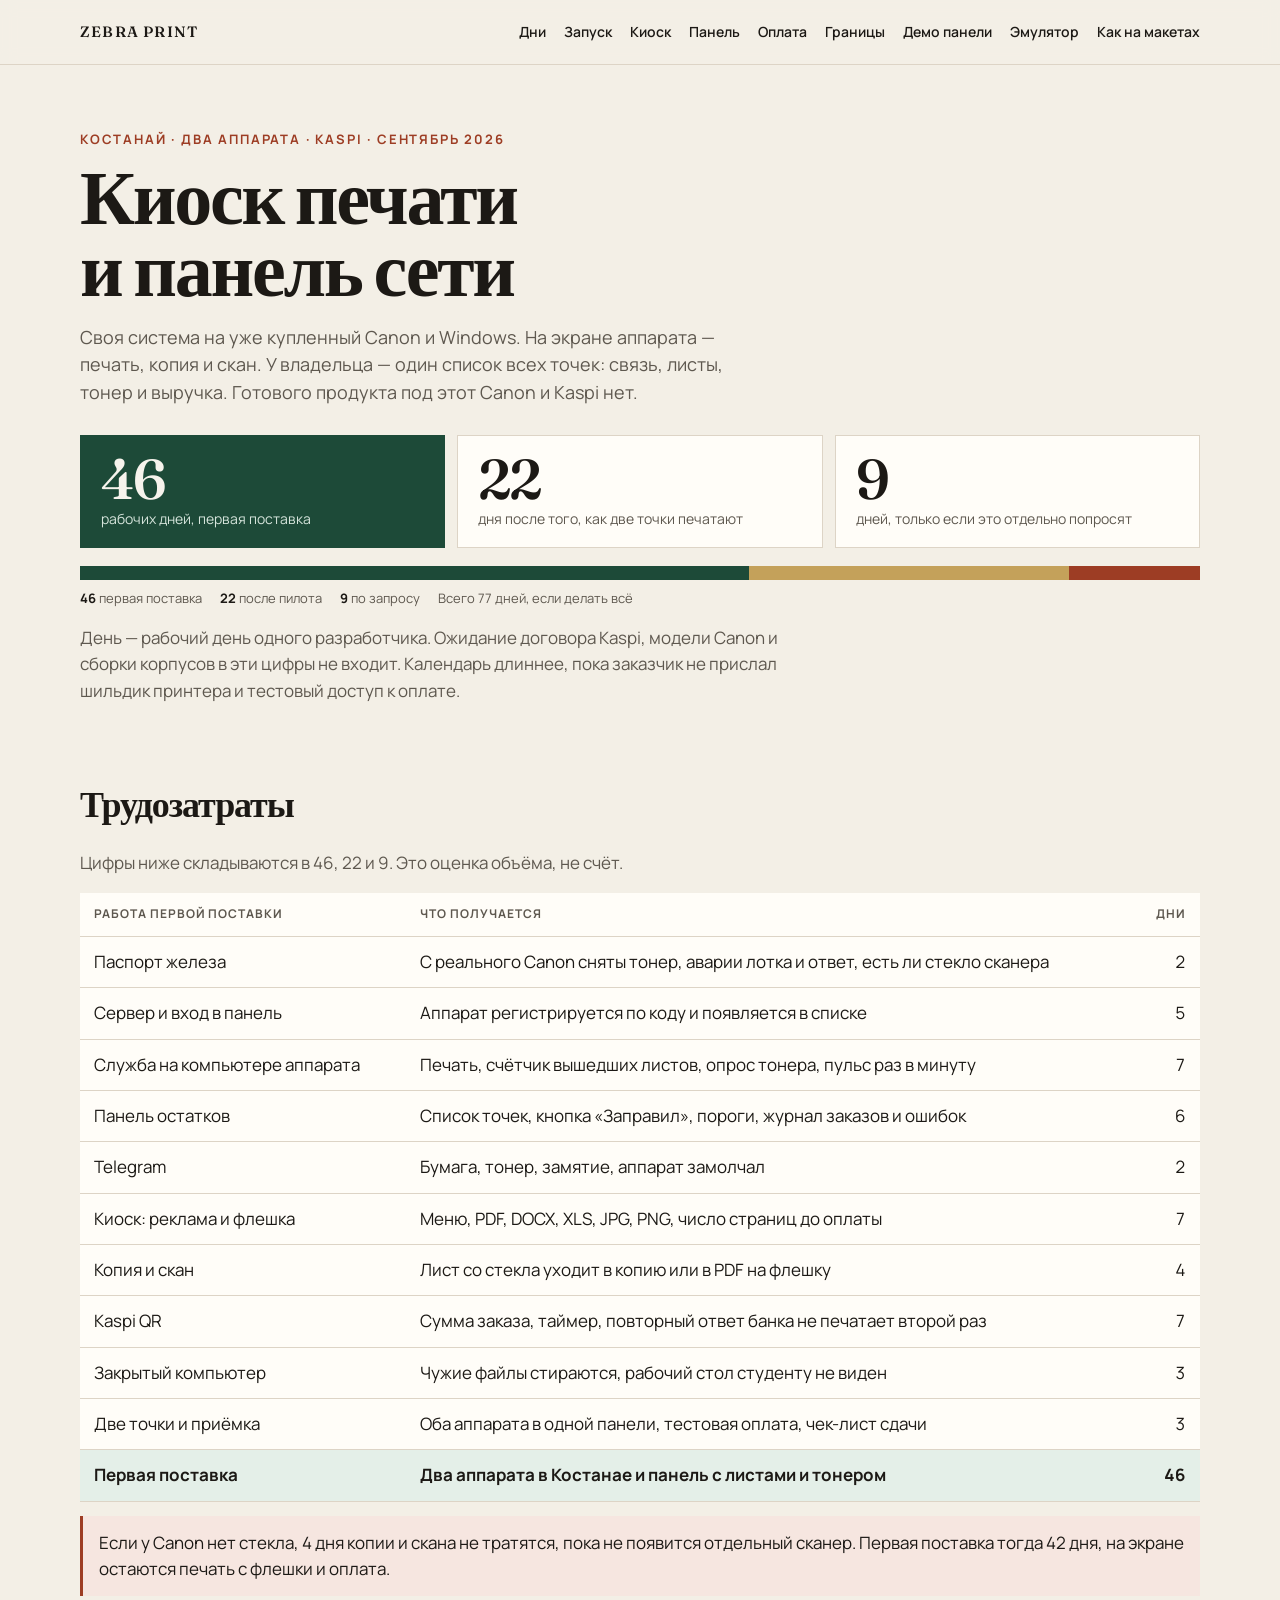
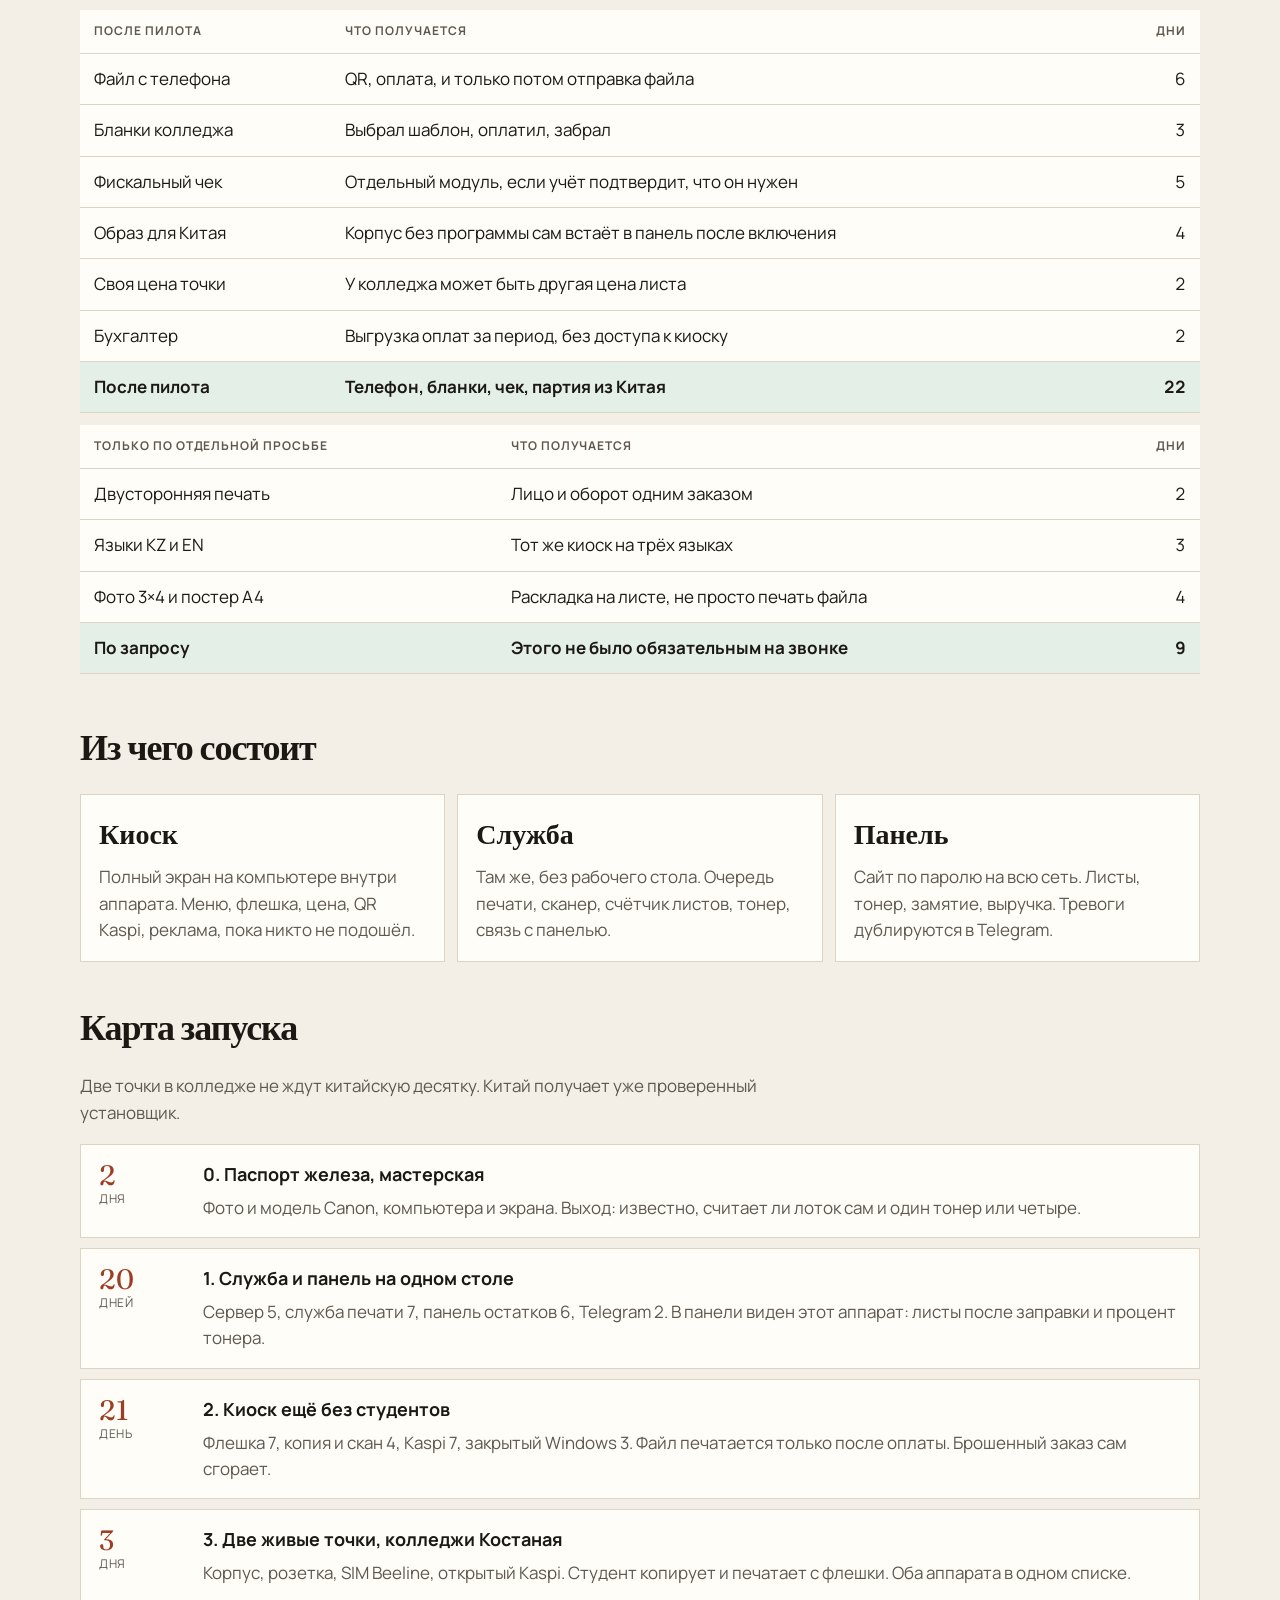
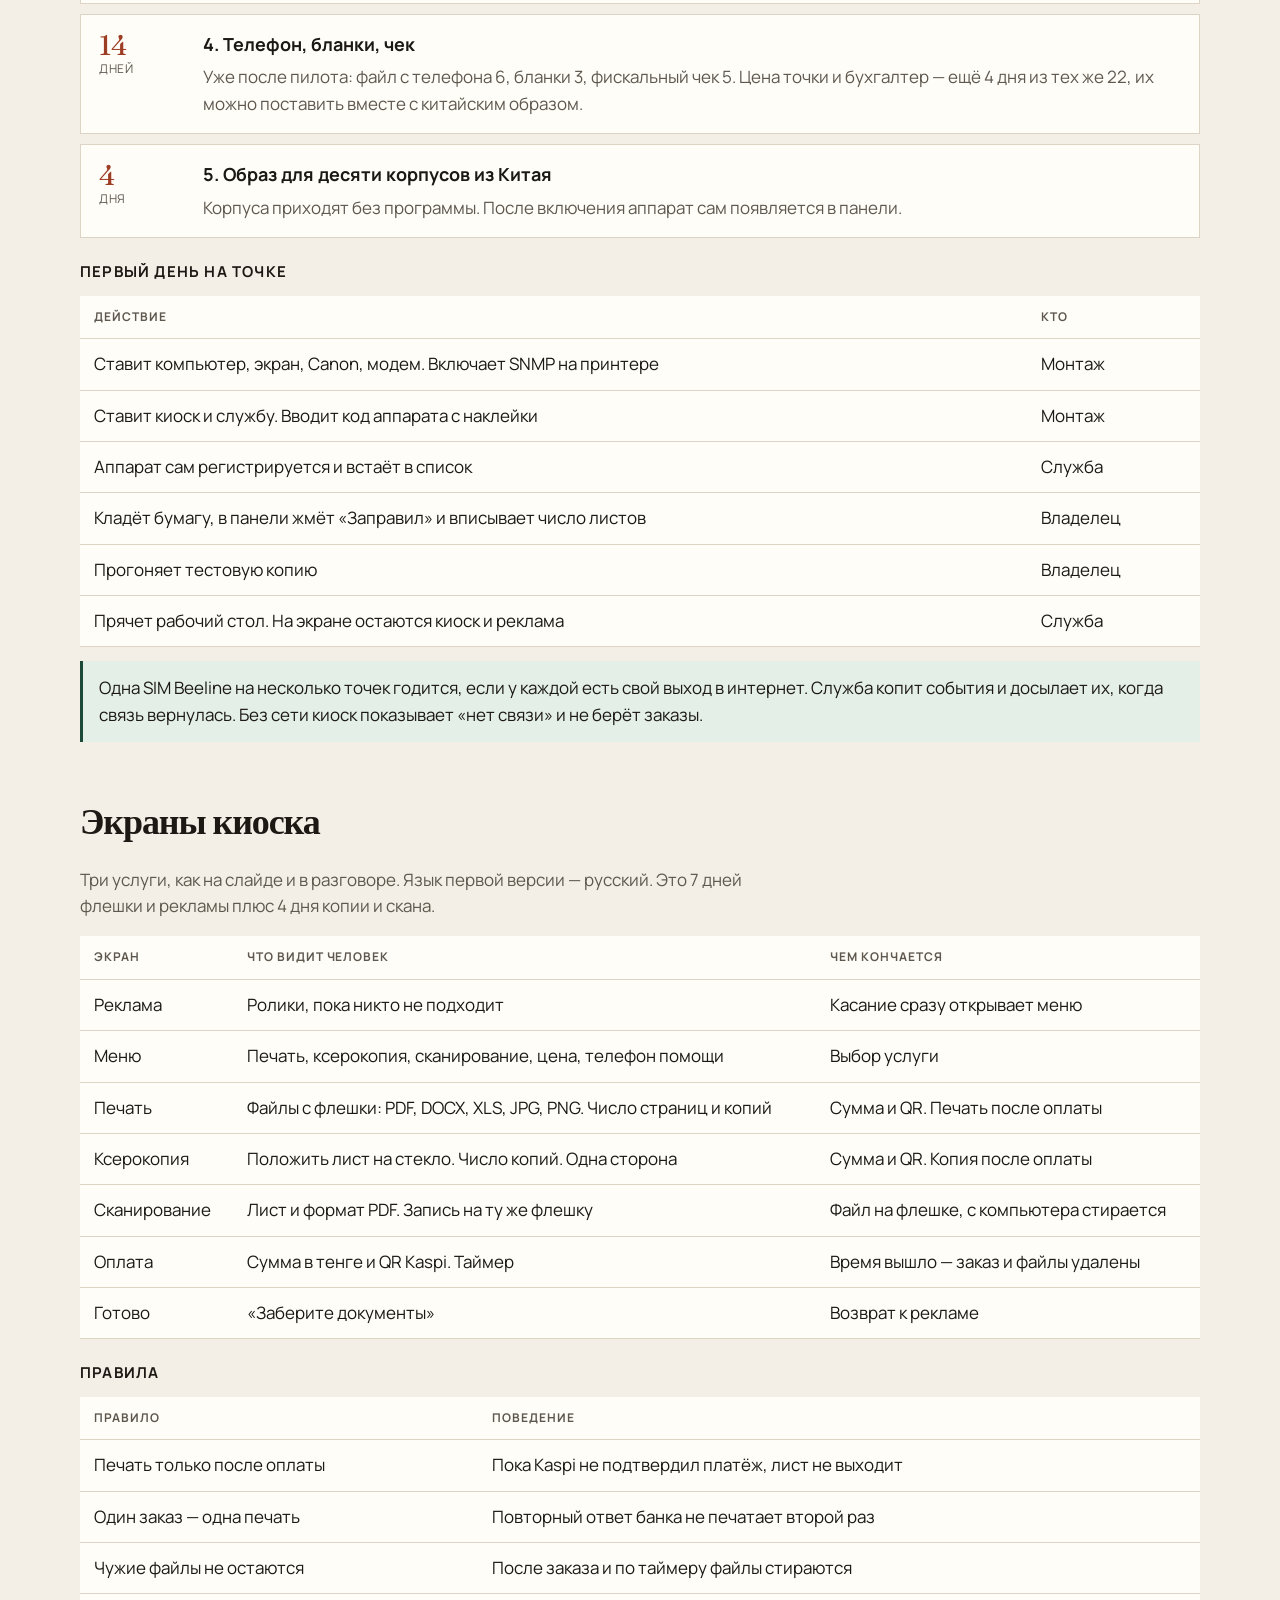
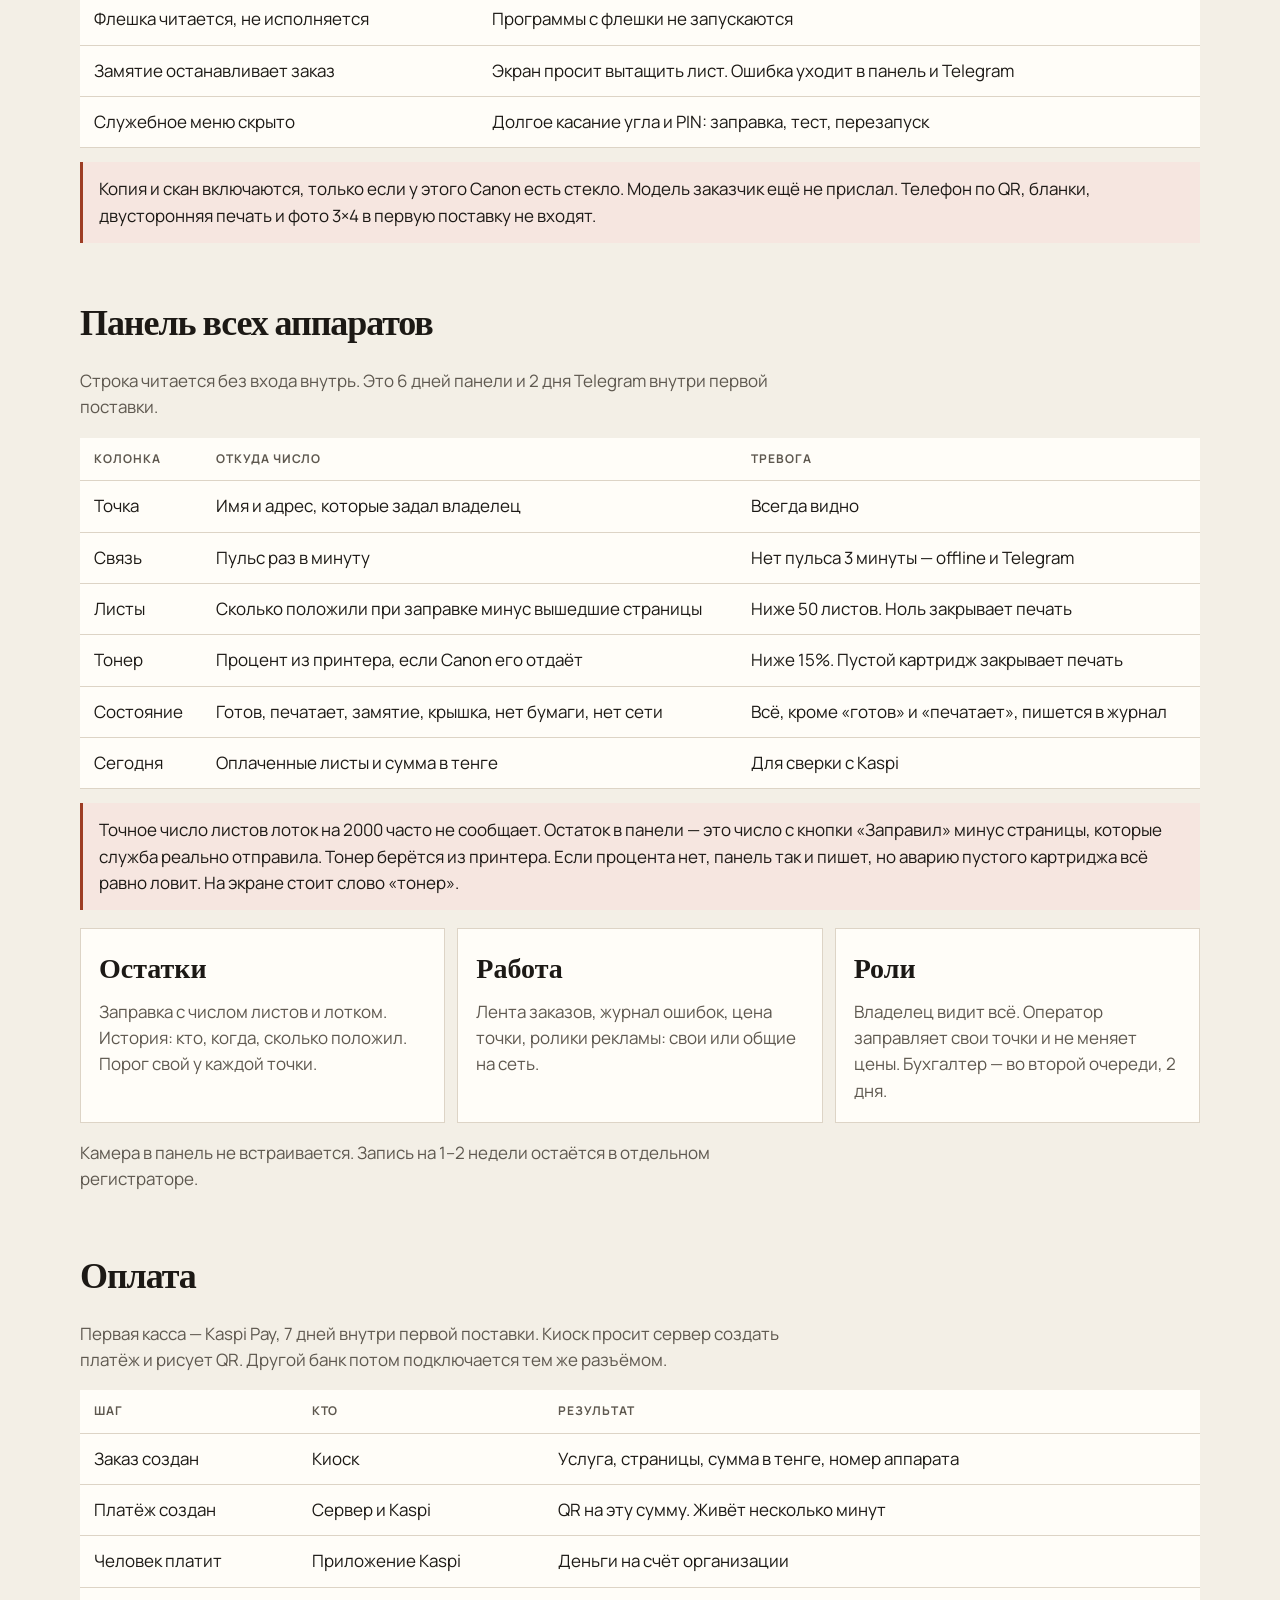
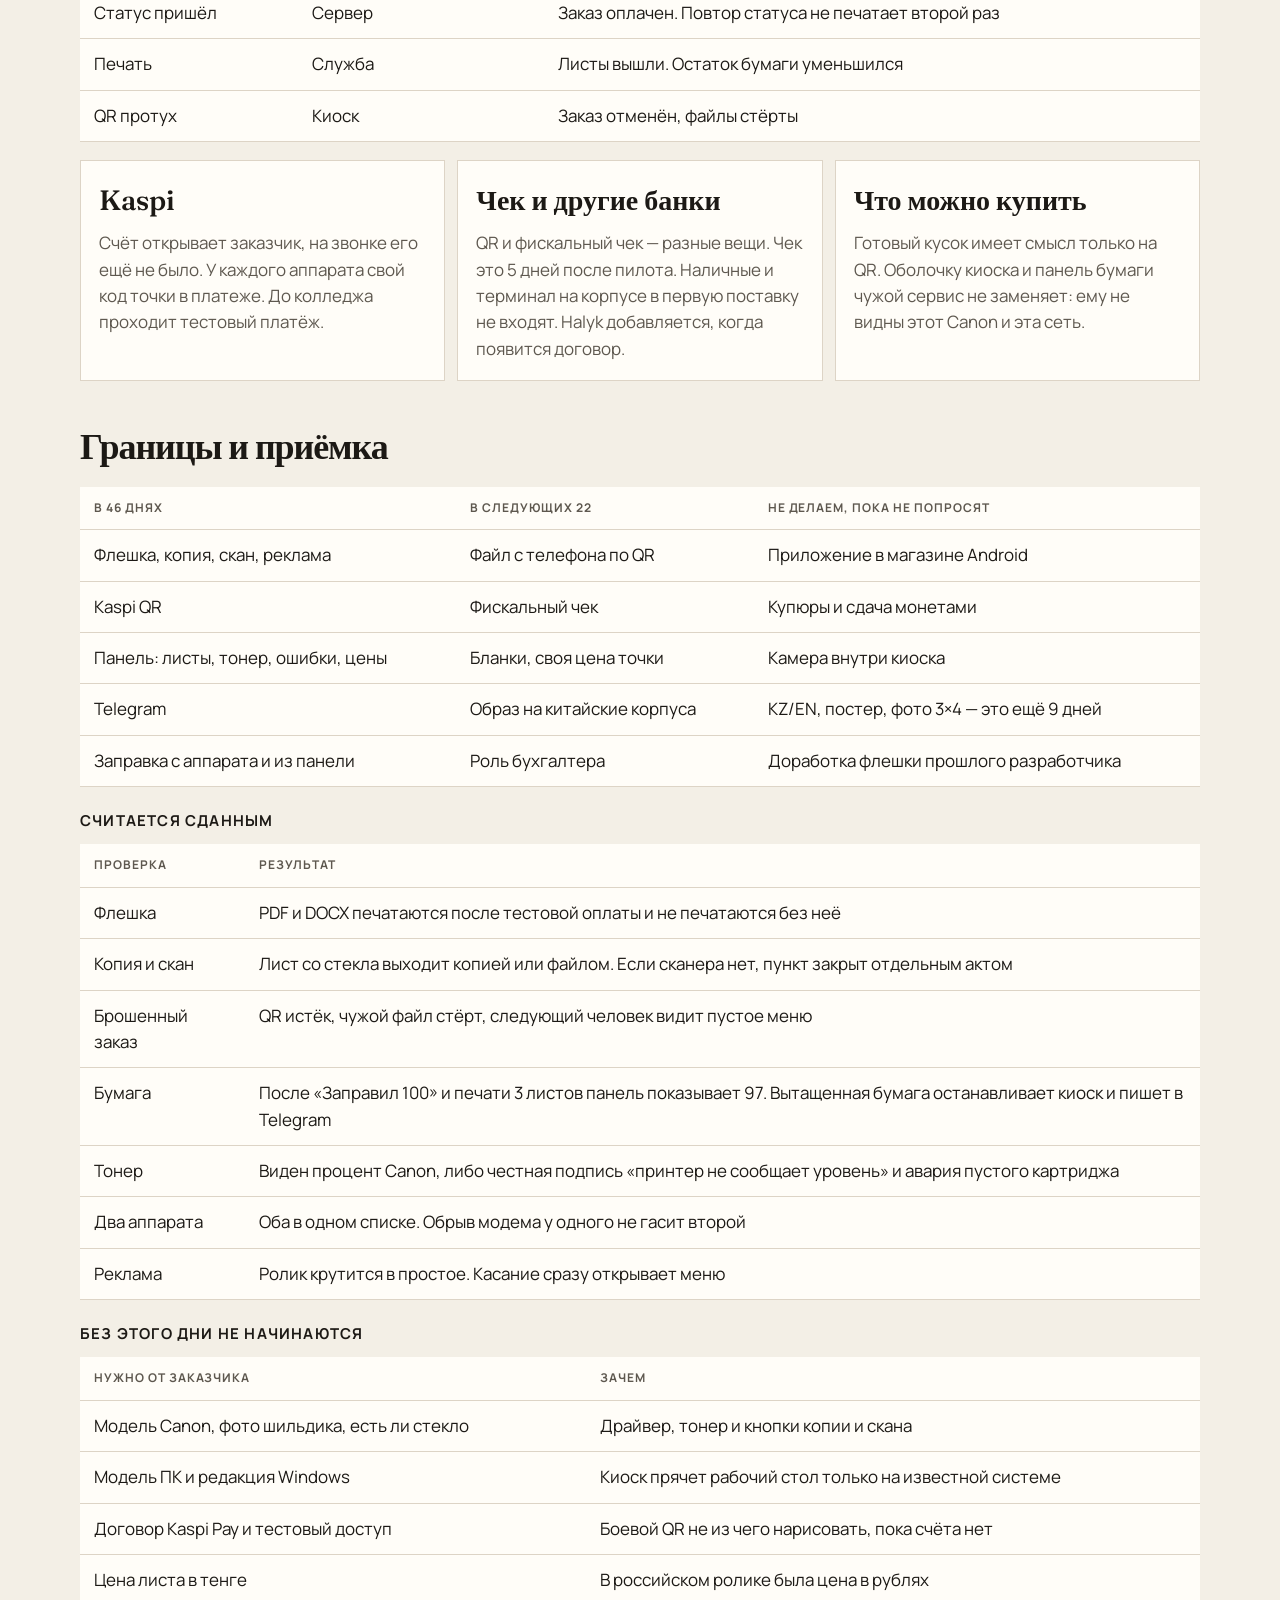
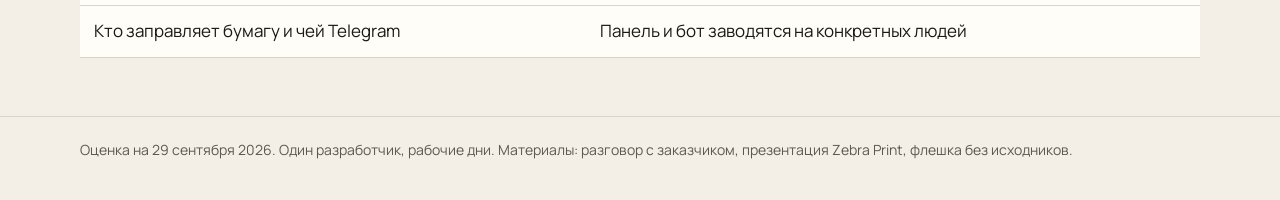
<file: index.html>
<!DOCTYPE html>
<html lang="ru">
<head>
  <meta charset="utf-8">
  <meta name="viewport" content="width=device-width, initial-scale=1">
  <title>Zebra Print — ТЗ киоска и панель сети</title>
  <meta name="description" content="Техническое задание киоска печати Zebra Print: запуск, экраны, панель сети, Kaspi и трудозатраты в днях.">
  <link rel="preconnect" href="https://fonts.googleapis.com">
  <link rel="preconnect" href="https://fonts.gstatic.com" crossorigin>
  <link href="https://fonts.googleapis.com/css2?family=Fraunces:opsz,wght@9..144,560&family=Manrope:wght@400;600;700&display=swap" rel="stylesheet">
  <link rel="stylesheet" href="styles.css">
</head>
<body>
  <header class="top">
    <div class="wrap top-inner">
      <div class="brand">Zebra Print</div>
      <nav class="nav">
        <a href="#days">Дни</a>
        <a href="#map">Запуск</a>
        <a href="#kiosk">Киоск</a>
        <a href="#panel">Панель</a>
        <a href="#pay">Оплата</a>
        <a href="#scope">Границы</a>
        <a href="panel/">Демо панели</a>
        <a href="kiosk/">Эмулятор</a>
        <a href="maket/">Как на макетах</a>
      </nav>
    </div>
  </header>

  <main>
    <section class="hero">
      <div class="wrap">
        <p class="kicker">Костанай · два аппарата · Kaspi · сентябрь 2026</p>
        <h1>Киоск печати<br>и панель сети</h1>
        <p class="lead">Своя система на уже купленный Canon и Windows. На экране аппарата — печать, копия и скан. У владельца — один список всех точек: связь, листы, тонер и выручка. Готового продукта под этот Canon и Kaspi нет.</p>
        <div class="stats">
          <div class="stat main"><b>46</b><span>рабочих дней, первая поставка</span></div>
          <div class="stat"><b>22</b><span>дня после того, как две точки печатают</span></div>
          <div class="stat"><b>9</b><span>дней, только если это отдельно попросят</span></div>
        </div>
        <div class="bar" aria-hidden="true"><i class="a"></i><i class="b"></i><i class="c"></i></div>
        <div class="legend">
          <span><b>46</b> первая поставка</span>
          <span><b>22</b> после пилота</span>
          <span><b>9</b> по запросу</span>
          <span>Всего 77 дней, если делать всё</span>
        </div>
        <p class="note">День — рабочий день одного разработчика. Ожидание договора Kaspi, модели Canon и сборки корпусов в эти цифры не входит. Календарь длиннее, пока заказчик не прислал шильдик принтера и тестовый доступ к оплате.</p>
      </div>
    </section>

    <section id="days">
      <div class="wrap">
        <h2>Трудозатраты</h2>
        <p class="note">Цифры ниже складываются в 46, 22 и 9. Это оценка объёма, не счёт.</p>
        <table>
          <thead>
            <tr><th>Работа первой поставки</th><th>Что получается</th><th class="num">Дни</th></tr>
          </thead>
          <tbody>
            <tr><td>Паспорт железа</td><td>С реального Canon сняты тонер, аварии лотка и ответ, есть ли стекло сканера</td><td class="num">2</td></tr>
            <tr><td>Сервер и вход в панель</td><td>Аппарат регистрируется по коду и появляется в списке</td><td class="num">5</td></tr>
            <tr><td>Служба на компьютере аппарата</td><td>Печать, счётчик вышедших листов, опрос тонера, пульс раз в минуту</td><td class="num">7</td></tr>
            <tr><td>Панель остатков</td><td>Список точек, кнопка «Заправил», пороги, журнал заказов и ошибок</td><td class="num">6</td></tr>
            <tr><td>Telegram</td><td>Бумага, тонер, замятие, аппарат замолчал</td><td class="num">2</td></tr>
            <tr><td>Киоск: реклама и флешка</td><td>Меню, PDF, DOCX, XLS, JPG, PNG, число страниц до оплаты</td><td class="num">7</td></tr>
            <tr><td>Копия и скан</td><td>Лист со стекла уходит в копию или в PDF на флешку</td><td class="num">4</td></tr>
            <tr><td>Kaspi QR</td><td>Сумма заказа, таймер, повторный ответ банка не печатает второй раз</td><td class="num">7</td></tr>
            <tr><td>Закрытый компьютер</td><td>Чужие файлы стираются, рабочий стол студенту не виден</td><td class="num">3</td></tr>
            <tr><td>Две точки и приёмка</td><td>Оба аппарата в одной панели, тестовая оплата, чек-лист сдачи</td><td class="num">3</td></tr>
            <tr class="total"><td>Первая поставка</td><td>Два аппарата в Костанае и панель с листами и тонером</td><td class="num">46</td></tr>
          </tbody>
        </table>
        <div class="callout">
          <p>Если у Canon нет стекла, 4 дня копии и скана не тратятся, пока не появится отдельный сканер. Первая поставка тогда 42 дня, на экране остаются печать с флешки и оплата.</p>
        </div>
        <table>
          <thead>
            <tr><th>После пилота</th><th>Что получается</th><th class="num">Дни</th></tr>
          </thead>
          <tbody>
            <tr><td>Файл с телефона</td><td>QR, оплата, и только потом отправка файла</td><td class="num">6</td></tr>
            <tr><td>Бланки колледжа</td><td>Выбрал шаблон, оплатил, забрал</td><td class="num">3</td></tr>
            <tr><td>Фискальный чек</td><td>Отдельный модуль, если учёт подтвердит, что он нужен</td><td class="num">5</td></tr>
            <tr><td>Образ для Китая</td><td>Корпус без программы сам встаёт в панель после включения</td><td class="num">4</td></tr>
            <tr><td>Своя цена точки</td><td>У колледжа может быть другая цена листа</td><td class="num">2</td></tr>
            <tr><td>Бухгалтер</td><td>Выгрузка оплат за период, без доступа к киоску</td><td class="num">2</td></tr>
            <tr class="total"><td>После пилота</td><td>Телефон, бланки, чек, партия из Китая</td><td class="num">22</td></tr>
          </tbody>
        </table>
        <table>
          <thead>
            <tr><th>Только по отдельной просьбе</th><th>Что получается</th><th class="num">Дни</th></tr>
          </thead>
          <tbody>
            <tr><td>Двусторонняя печать</td><td>Лицо и оборот одним заказом</td><td class="num">2</td></tr>
            <tr><td>Языки KZ и EN</td><td>Тот же киоск на трёх языках</td><td class="num">3</td></tr>
            <tr><td>Фото 3×4 и постер A4</td><td>Раскладка на листе, не просто печать файла</td><td class="num">4</td></tr>
            <tr class="total"><td>По запросу</td><td>Этого не было обязательным на звонке</td><td class="num">9</td></tr>
          </tbody>
        </table>
      </div>
    </section>

    <section id="system">
      <div class="wrap">
        <h2>Из чего состоит</h2>
        <div class="cards">
          <article class="card"><strong>Киоск</strong><p>Полный экран на компьютере внутри аппарата. Меню, флешка, цена, QR Kaspi, реклама, пока никто не подошёл.</p></article>
          <article class="card"><strong>Служба</strong><p>Там же, без рабочего стола. Очередь печати, сканер, счётчик листов, тонер, связь с панелью.</p></article>
          <article class="card"><strong>Панель</strong><p>Сайт по паролю на всю сеть. Листы, тонер, замятие, выручка. Тревоги дублируются в Telegram.</p></article>
        </div>
      </div>
    </section>

    <section id="map">
      <div class="wrap">
        <h2>Карта запуска</h2>
        <p class="note">Две точки в колледже не ждут китайскую десятку. Китай получает уже проверенный установщик.</p>
        <div class="steps">
          <article class="step">
            <div class="days">2<small>дня</small></div>
            <div>
              <h3>0. Паспорт железа, мастерская</h3>
              <p>Фото и модель Canon, компьютера и экрана. Выход: известно, считает ли лоток сам и один тонер или четыре.</p>
            </div>
          </article>
          <article class="step">
            <div class="days">20<small>дней</small></div>
            <div>
              <h3>1. Служба и панель на одном столе</h3>
              <p>Сервер 5, служба печати 7, панель остатков 6, Telegram 2. В панели виден этот аппарат: листы после заправки и процент тонера.</p>
            </div>
          </article>
          <article class="step">
            <div class="days">21<small>день</small></div>
            <div>
              <h3>2. Киоск ещё без студентов</h3>
              <p>Флешка 7, копия и скан 4, Kaspi 7, закрытый Windows 3. Файл печатается только после оплаты. Брошенный заказ сам сгорает.</p>
            </div>
          </article>
          <article class="step">
            <div class="days">3<small>дня</small></div>
            <div>
              <h3>3. Две живые точки, колледжи Костаная</h3>
              <p>Корпус, розетка, SIM Beeline, открытый Kaspi. Студент копирует и печатает с флешки. Оба аппарата в одном списке.</p>
            </div>
          </article>
          <article class="step">
            <div class="days">14<small>дней</small></div>
            <div>
              <h3>4. Телефон, бланки, чек</h3>
              <p>Уже после пилота: файл с телефона 6, бланки 3, фискальный чек 5. Цена точки и бухгалтер — ещё 4 дня из тех же 22, их можно поставить вместе с китайским образом.</p>
            </div>
          </article>
          <article class="step">
            <div class="days">4<small>дня</small></div>
            <div>
              <h3>5. Образ для десяти корпусов из Китая</h3>
              <p>Корпуса приходят без программы. После включения аппарат сам появляется в панели.</p>
            </div>
          </article>
        </div>
        <h3>Первый день на точке</h3>
        <table>
          <thead><tr><th>Действие</th><th>Кто</th></tr></thead>
          <tbody>
            <tr><td>Ставит компьютер, экран, Canon, модем. Включает SNMP на принтере</td><td>Монтаж</td></tr>
            <tr><td>Ставит киоск и службу. Вводит код аппарата с наклейки</td><td>Монтаж</td></tr>
            <tr><td>Аппарат сам регистрируется и встаёт в список</td><td>Служба</td></tr>
            <tr><td>Кладёт бумагу, в панели жмёт «Заправил» и вписывает число листов</td><td>Владелец</td></tr>
            <tr><td>Прогоняет тестовую копию</td><td>Владелец</td></tr>
            <tr><td>Прячет рабочий стол. На экране остаются киоск и реклама</td><td>Служба</td></tr>
          </tbody>
        </table>
        <div class="callout green">
          <p>Одна SIM Beeline на несколько точек годится, если у каждой есть свой выход в интернет. Служба копит события и досылает их, когда связь вернулась. Без сети киоск показывает «нет связи» и не берёт заказы.</p>
        </div>
      </div>
    </section>

    <section id="kiosk">
      <div class="wrap">
        <h2>Экраны киоска</h2>
        <p class="note">Три услуги, как на слайде и в разговоре. Язык первой версии — русский. Это 7 дней флешки и рекламы плюс 4 дня копии и скана.</p>
        <table>
          <thead><tr><th>Экран</th><th>Что видит человек</th><th>Чем кончается</th></tr></thead>
          <tbody>
            <tr><td>Реклама</td><td>Ролики, пока никто не подходит</td><td>Касание сразу открывает меню</td></tr>
            <tr><td>Меню</td><td>Печать, ксерокопия, сканирование, цена, телефон помощи</td><td>Выбор услуги</td></tr>
            <tr><td>Печать</td><td>Файлы с флешки: PDF, DOCX, XLS, JPG, PNG. Число страниц и копий</td><td>Сумма и QR. Печать после оплаты</td></tr>
            <tr><td>Ксерокопия</td><td>Положить лист на стекло. Число копий. Одна сторона</td><td>Сумма и QR. Копия после оплаты</td></tr>
            <tr><td>Сканирование</td><td>Лист и формат PDF. Запись на ту же флешку</td><td>Файл на флешке, с компьютера стирается</td></tr>
            <tr><td>Оплата</td><td>Сумма в тенге и QR Kaspi. Таймер</td><td>Время вышло — заказ и файлы удалены</td></tr>
            <tr><td>Готово</td><td>«Заберите документы»</td><td>Возврат к рекламе</td></tr>
          </tbody>
        </table>
        <h3>Правила</h3>
        <table>
          <thead><tr><th>Правило</th><th>Поведение</th></tr></thead>
          <tbody>
            <tr><td>Печать только после оплаты</td><td>Пока Kaspi не подтвердил платёж, лист не выходит</td></tr>
            <tr><td>Один заказ — одна печать</td><td>Повторный ответ банка не печатает второй раз</td></tr>
            <tr><td>Чужие файлы не остаются</td><td>После заказа и по таймеру файлы стираются</td></tr>
            <tr><td>Флешка читается, не исполняется</td><td>Программы с флешки не запускаются</td></tr>
            <tr><td>Замятие останавливает заказ</td><td>Экран просит вытащить лист. Ошибка уходит в панель и Telegram</td></tr>
            <tr><td>Служебное меню скрыто</td><td>Долгое касание угла и PIN: заправка, тест, перезапуск</td></tr>
          </tbody>
        </table>
        <div class="callout">
          <p>Копия и скан включаются, только если у этого Canon есть стекло. Модель заказчик ещё не прислал. Телефон по QR, бланки, двусторонняя печать и фото 3×4 в первую поставку не входят.</p>
        </div>
      </div>
    </section>

    <section id="panel">
      <div class="wrap">
        <h2>Панель всех аппаратов</h2>
        <p class="note">Строка читается без входа внутрь. Это 6 дней панели и 2 дня Telegram внутри первой поставки.</p>
        <table>
          <thead><tr><th>Колонка</th><th>Откуда число</th><th>Тревога</th></tr></thead>
          <tbody>
            <tr><td>Точка</td><td>Имя и адрес, которые задал владелец</td><td>Всегда видно</td></tr>
            <tr><td>Связь</td><td>Пульс раз в минуту</td><td>Нет пульса 3 минуты — offline и Telegram</td></tr>
            <tr><td>Листы</td><td>Сколько положили при заправке минус вышедшие страницы</td><td>Ниже 50 листов. Ноль закрывает печать</td></tr>
            <tr><td>Тонер</td><td>Процент из принтера, если Canon его отдаёт</td><td>Ниже 15%. Пустой картридж закрывает печать</td></tr>
            <tr><td>Состояние</td><td>Готов, печатает, замятие, крышка, нет бумаги, нет сети</td><td>Всё, кроме «готов» и «печатает», пишется в журнал</td></tr>
            <tr><td>Сегодня</td><td>Оплаченные листы и сумма в тенге</td><td>Для сверки с Kaspi</td></tr>
          </tbody>
        </table>
        <div class="callout">
          <p>Точное число листов лоток на 2000 часто не сообщает. Остаток в панели — это число с кнопки «Заправил» минус страницы, которые служба реально отправила. Тонер берётся из принтера. Если процента нет, панель так и пишет, но аварию пустого картриджа всё равно ловит. На экране стоит слово «тонер».</p>
        </div>
        <div class="cards">
          <article class="card"><strong>Остатки</strong><p>Заправка с числом листов и лотком. История: кто, когда, сколько положил. Порог свой у каждой точки.</p></article>
          <article class="card"><strong>Работа</strong><p>Лента заказов, журнал ошибок, цена точки, ролики рекламы: свои или общие на сеть.</p></article>
          <article class="card"><strong>Роли</strong><p>Владелец видит всё. Оператор заправляет свои точки и не меняет цены. Бухгалтер — во второй очереди, 2 дня.</p></article>
        </div>
        <p class="note">Камера в панель не встраивается. Запись на 1–2 недели остаётся в отдельном регистраторе.</p>
      </div>
    </section>

    <section id="pay">
      <div class="wrap">
        <h2>Оплата</h2>
        <p class="note">Первая касса — Kaspi Pay, 7 дней внутри первой поставки. Киоск просит сервер создать платёж и рисует QR. Другой банк потом подключается тем же разъёмом.</p>
        <table>
          <thead><tr><th>Шаг</th><th>Кто</th><th>Результат</th></tr></thead>
          <tbody>
            <tr><td>Заказ создан</td><td>Киоск</td><td>Услуга, страницы, сумма в тенге, номер аппарата</td></tr>
            <tr><td>Платёж создан</td><td>Сервер и Kaspi</td><td>QR на эту сумму. Живёт несколько минут</td></tr>
            <tr><td>Человек платит</td><td>Приложение Kaspi</td><td>Деньги на счёт организации</td></tr>
            <tr><td>Статус пришёл</td><td>Сервер</td><td>Заказ оплачен. Повтор статуса не печатает второй раз</td></tr>
            <tr><td>Печать</td><td>Служба</td><td>Листы вышли. Остаток бумаги уменьшился</td></tr>
            <tr><td>QR протух</td><td>Киоск</td><td>Заказ отменён, файлы стёрты</td></tr>
          </tbody>
        </table>
        <div class="cards">
          <article class="card"><strong>Kaspi</strong><p>Счёт открывает заказчик, на звонке его ещё не было. У каждого аппарата свой код точки в платеже. До колледжа проходит тестовый платёж.</p></article>
          <article class="card"><strong>Чек и другие банки</strong><p>QR и фискальный чек — разные вещи. Чек это 5 дней после пилота. Наличные и терминал на корпусе в первую поставку не входят. Halyk добавляется, когда появится договор.</p></article>
          <article class="card"><strong>Что можно купить</strong><p>Готовый кусок имеет смысл только на QR. Оболочку киоска и панель бумаги чужой сервис не заменяет: ему не видны этот Canon и эта сеть.</p></article>
        </div>
      </div>
    </section>

    <section id="scope">
      <div class="wrap">
        <h2>Границы и приёмка</h2>
        <table>
          <thead><tr><th>В 46 днях</th><th>В следующих 22</th><th>Не делаем, пока не попросят</th></tr></thead>
          <tbody>
            <tr><td>Флешка, копия, скан, реклама</td><td>Файл с телефона по QR</td><td>Приложение в магазине Android</td></tr>
            <tr><td>Kaspi QR</td><td>Фискальный чек</td><td>Купюры и сдача монетами</td></tr>
            <tr><td>Панель: листы, тонер, ошибки, цены</td><td>Бланки, своя цена точки</td><td>Камера внутри киоска</td></tr>
            <tr><td>Telegram</td><td>Образ на китайские корпуса</td><td>KZ/EN, постер, фото 3×4 — это ещё 9 дней</td></tr>
            <tr><td>Заправка с аппарата и из панели</td><td>Роль бухгалтера</td><td>Доработка флешки прошлого разработчика</td></tr>
          </tbody>
        </table>
        <h3>Считается сданным</h3>
        <table>
          <thead><tr><th>Проверка</th><th>Результат</th></tr></thead>
          <tbody>
            <tr><td>Флешка</td><td>PDF и DOCX печатаются после тестовой оплаты и не печатаются без неё</td></tr>
            <tr><td>Копия и скан</td><td>Лист со стекла выходит копией или файлом. Если сканера нет, пункт закрыт отдельным актом</td></tr>
            <tr><td>Брошенный заказ</td><td>QR истёк, чужой файл стёрт, следующий человек видит пустое меню</td></tr>
            <tr><td>Бумага</td><td>После «Заправил 100» и печати 3 листов панель показывает 97. Вытащенная бумага останавливает киоск и пишет в Telegram</td></tr>
            <tr><td>Тонер</td><td>Виден процент Canon, либо честная подпись «принтер не сообщает уровень» и авария пустого картриджа</td></tr>
            <tr><td>Два аппарата</td><td>Оба в одном списке. Обрыв модема у одного не гасит второй</td></tr>
            <tr><td>Реклама</td><td>Ролик крутится в простое. Касание сразу открывает меню</td></tr>
          </tbody>
        </table>
        <h3>Без этого дни не начинаются</h3>
        <table>
          <thead><tr><th>Нужно от заказчика</th><th>Зачем</th></tr></thead>
          <tbody>
            <tr><td>Модель Canon, фото шильдика, есть ли стекло</td><td>Драйвер, тонер и кнопки копии и скана</td></tr>
            <tr><td>Модель ПК и редакция Windows</td><td>Киоск прячет рабочий стол только на известной системе</td></tr>
            <tr><td>Договор Kaspi Pay и тестовый доступ</td><td>Боевой QR не из чего нарисовать, пока счёта нет</td></tr>
            <tr><td>Цена листа в тенге</td><td>В российском ролике была цена в рублях</td></tr>
            <tr><td>Кто заправляет бумагу и чей Telegram</td><td>Панель и бот заводятся на конкретных людей</td></tr>
          </tbody>
        </table>
      </div>
    </section>
  </main>
  <footer>
    <div class="wrap">Оценка на 29 сентября 2026. Один разработчик, рабочие дни. Материалы: разговор с заказчиком, презентация Zebra Print, флешка без исходников.</div>
  </footer>
</body>
</html>
</file>
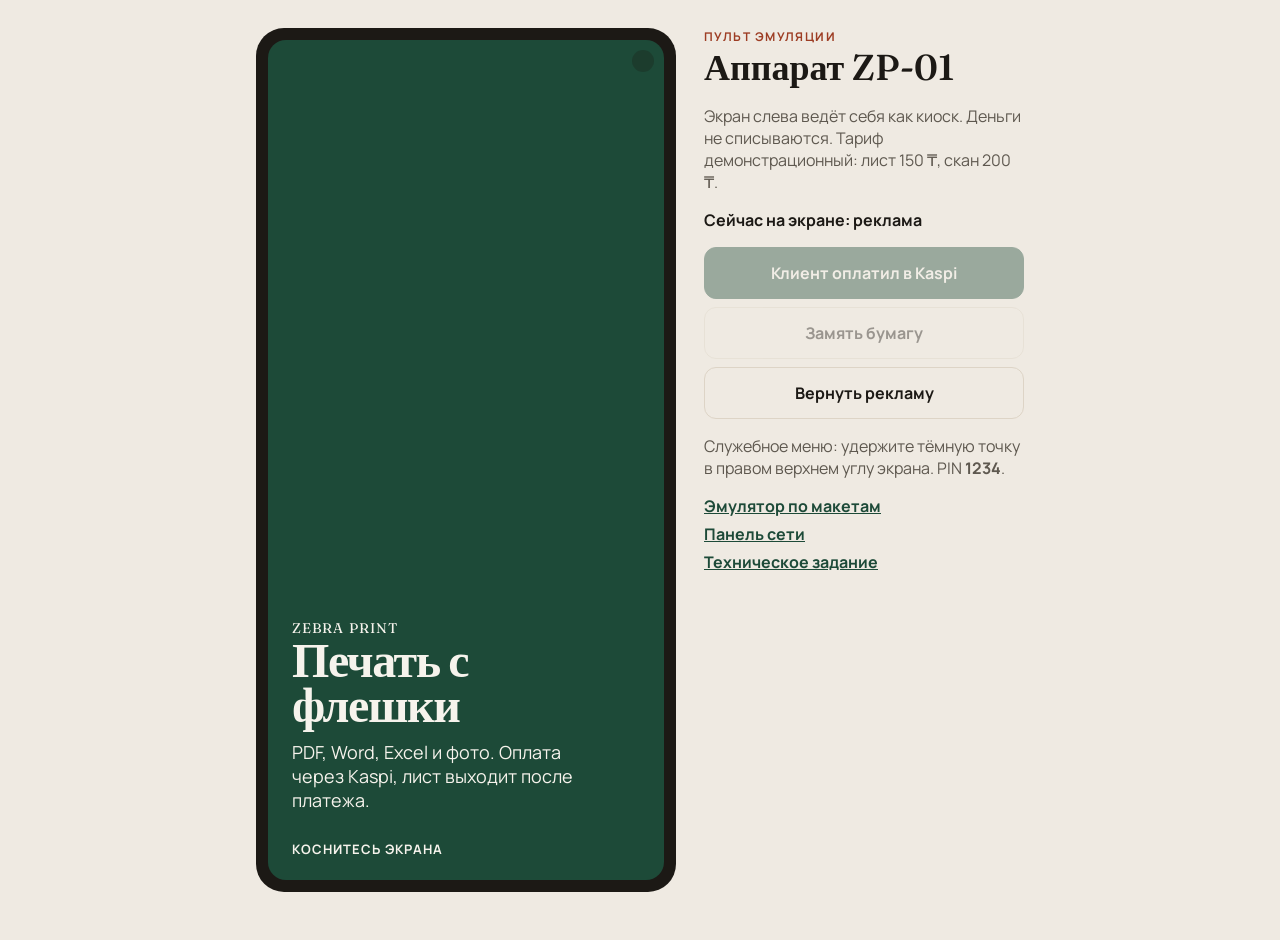
<file: kiosk/index.html>
<!DOCTYPE html>
<html lang="ru">
<head>
  <meta charset="utf-8">
  <meta name="viewport" content="width=device-width, initial-scale=1">
  <title>Эмулятор киоска — Zebra Print</title>
  <meta name="description" content="Эмуляция экрана вендингового аппарата печати: реклама, флешка, копия, скан и тестовый QR Kaspi.">
  <link rel="preconnect" href="https://fonts.googleapis.com">
  <link rel="preconnect" href="https://fonts.gstatic.com" crossorigin>
  <link href="https://fonts.googleapis.com/css2?family=Fraunces:opsz,wght@9..144,560&family=Manrope:wght@400;600;700&display=swap" rel="stylesheet">
  <link rel="stylesheet" href="kiosk.css">
</head>
<body>
  <div class="stage">
    <div class="device">
      <div class="glass">
        <div id="view"></div>
        <button id="hotspot" type="button" aria-label="Удержать для служебного меню"></button>
      </div>
    </div>
    <aside class="remote">
      <p class="eyebrow">Пульт эмуляции</p>
      <h1>Аппарат ZP-01</h1>
      <p class="lead">Экран слева ведёт себя как киоск. Деньги не списываются. Тариф демонстрационный: лист 150 ₸, скан 200 ₸.</p>
      <p class="now" id="now">Сейчас: реклама</p>
      <button type="button" id="pay" disabled>Клиент оплатил в Kaspi</button>
      <button type="button" id="jam" class="ghost" disabled>Замять бумагу</button>
      <button type="button" id="reset" class="ghost">Вернуть рекламу</button>
      <p class="hint">Служебное меню: удержите тёмную точку в правом верхнем углу экрана. PIN <b>1234</b>.</p>
      <p class="links"><a href="../maket/">Эмулятор по макетам</a><a href="../panel/">Панель сети</a><a href="../">Техническое задание</a></p>
    </aside>
  </div>
  <script src="kiosk.js"></script>
</body>
</html>
</file>
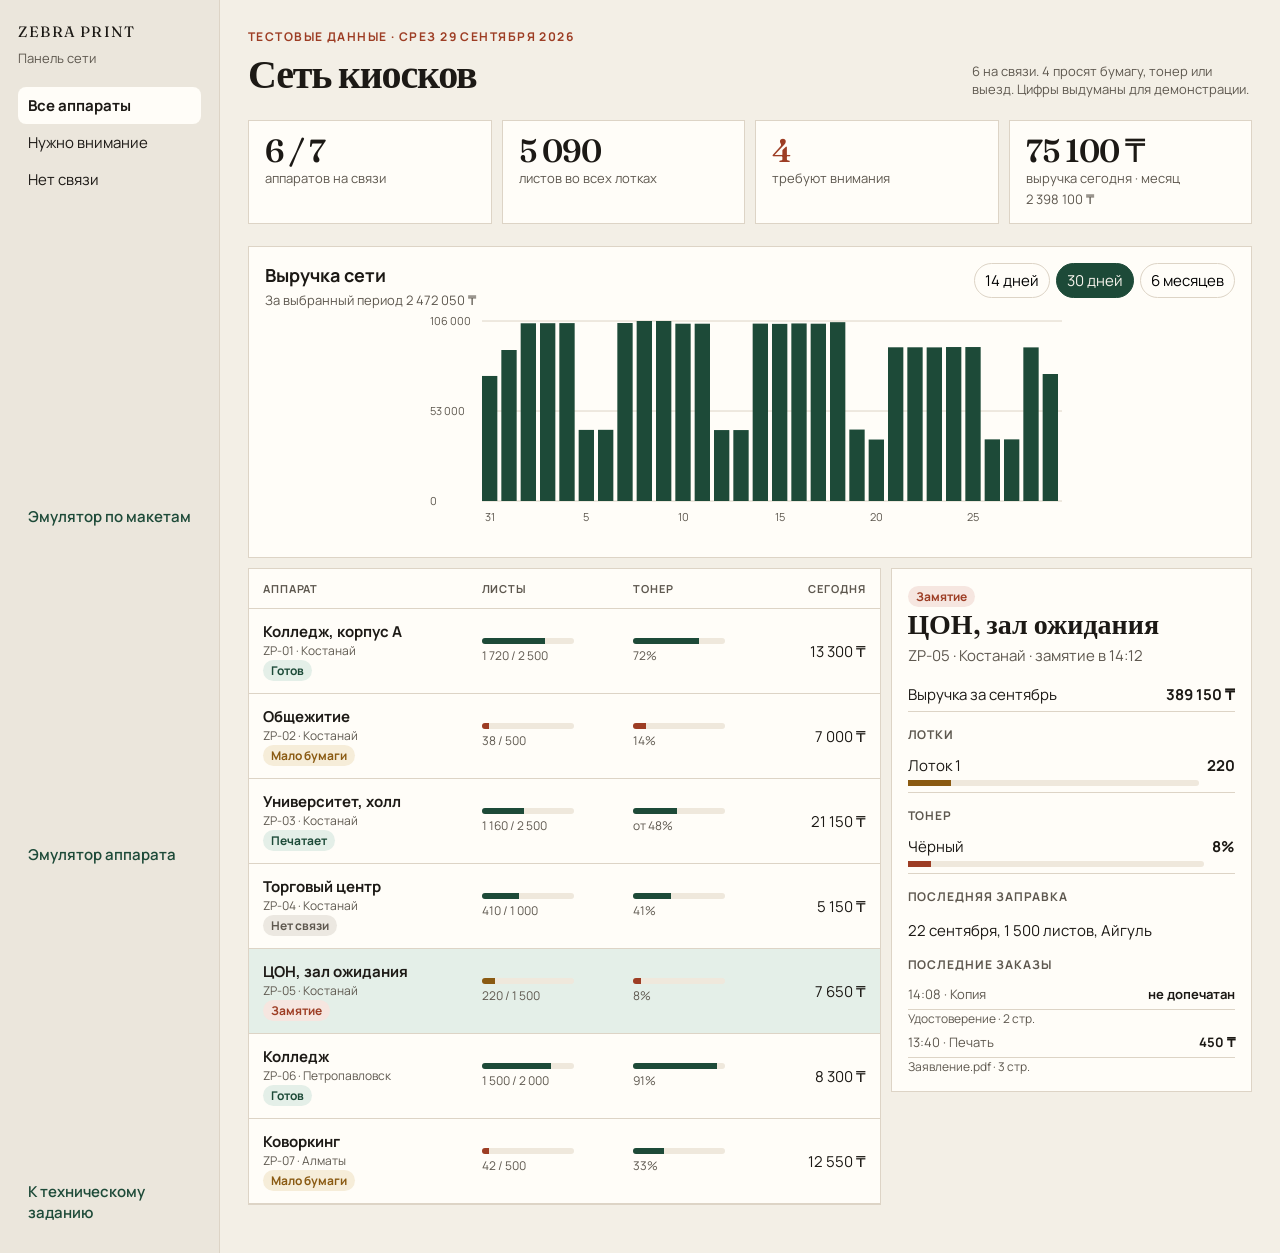
<file: panel/index.html>
<!DOCTYPE html>
<html lang="ru">
<head>
  <meta charset="utf-8">
  <meta name="viewport" content="width=device-width, initial-scale=1">
  <title>Панель сети — Zebra Print</title>
  <meta name="description" content="Тестовая панель управления киосками печати: связь, бумага, тонер и выручка.">
  <link rel="preconnect" href="https://fonts.googleapis.com">
  <link rel="preconnect" href="https://fonts.gstatic.com" crossorigin>
  <link href="https://fonts.googleapis.com/css2?family=Fraunces:opsz,wght@9..144,560&family=Manrope:wght@400;500;600;700&display=swap" rel="stylesheet">
  <link rel="stylesheet" href="panel.css">
</head>
<body>
  <div class="app">
    <aside class="side">
      <a class="logo" href="../">Zebra Print</a>
      <p class="side-note">Панель сети</p>
      <nav>
        <button type="button" class="nav-btn is-on" data-view="all">Все аппараты</button>
        <button type="button" class="nav-btn" data-view="attention">Нужно внимание</button>
        <button type="button" class="nav-btn" data-view="offline">Нет связи</button>
      </nav>
      <a class="back" href="../maket/">Эмулятор по макетам</a>
      <a class="back" href="../kiosk/">Эмулятор аппарата</a>
      <a class="back" href="../">К техническому заданию</a>
    </aside>
    <main class="main">
      <header class="head">
        <div>
          <p class="eyebrow">Тестовые данные · срез 29 сентября 2026</p>
          <h1>Сеть киосков</h1>
        </div>
        <p class="head-note" id="head-note"></p>
      </header>
      <section class="kpis" id="kpis"></section>
      <section class="chart-card">
        <div class="chart-head">
          <div>
            <h2 id="chart-title">Выручка сети</h2>
            <p id="chart-sub"></p>
          </div>
          <div class="range" id="range">
            <button type="button" data-range="14">14 дней</button>
            <button type="button" data-range="30" class="is-on">30 дней</button>
            <button type="button" data-range="6m">6 месяцев</button>
          </div>
        </div>
        <div class="chart" id="chart"></div>
      </section>
      <section class="split">
        <div class="table-card">
          <table>
            <thead>
              <tr>
                <th>Аппарат</th>
                <th>Листы</th>
                <th>Тонер</th>
                <th class="num">Сегодня</th>
              </tr>
            </thead>
            <tbody id="rows"></tbody>
          </table>
        </div>
        <aside class="detail" id="detail"></aside>
      </section>
    </main>
  </div>
  <script src="panel.js"></script>
</body>
</html>
</file>
<file: styles.css>
:root {
  --paper: #f3efe6;
  --paper-2: #fffdf8;
  --ink: #1c1915;
  --muted: #5e584f;
  --line: #ddd4c6;
  --green: #1d4a38;
  --green-soft: #e4efe8;
  --stamp: #9d3d24;
  --stamp-soft: #f6e6e0;
  --shadow: none;
  --serif: "Fraunces", "Times New Roman", serif;
  --sans: "Manrope", "Segoe UI", sans-serif;
}

* { box-sizing: border-box; }
html { scroll-behavior: smooth; }
body {
  margin: 0;
  background: var(--paper);
  color: var(--ink);
  font-family: var(--sans);
  font-size: 17px;
  line-height: 1.55;
}
a { color: var(--green); }
img { max-width: 100%; }

.wrap {
  width: min(1120px, calc(100% - 40px));
  margin: 0 auto;
}
.top {
  position: sticky;
  top: 0;
  z-index: 5;
  background: rgba(243, 239, 230, 0.92);
  border-bottom: 1px solid var(--line);
  backdrop-filter: blur(8px);
}
.top-inner {
  display: flex;
  align-items: center;
  justify-content: space-between;
  gap: 16px;
  min-height: 64px;
}
.brand {
  font-family: var(--serif);
  font-weight: 560;
  letter-spacing: 0.08em;
  text-transform: uppercase;
  font-size: 15px;
}
.nav { display: flex; gap: 18px; flex-wrap: wrap; }
.nav a {
  color: var(--ink);
  text-decoration: none;
  font-size: 14px;
  font-weight: 600;
}
.nav a:hover { color: var(--stamp); }

.hero { padding: 64px 0 28px; }
.kicker {
  margin: 0 0 12px;
  color: var(--stamp);
  font-size: 13px;
  font-weight: 700;
  letter-spacing: 0.14em;
  text-transform: uppercase;
}
h1 {
  margin: 0;
  font-family: var(--serif);
  font-weight: 560;
  font-size: clamp(42px, 6vw, 76px);
  line-height: 0.95;
  letter-spacing: -0.03em;
}
.lead {
  max-width: 680px;
  color: var(--muted);
  font-size: 18px;
}
.stats {
  display: grid;
  grid-template-columns: repeat(3, 1fr);
  gap: 12px;
  margin-top: 28px;
}
.stat {
  background: var(--paper-2);
  border: 1px solid var(--line);
  padding: 18px 20px 16px;
}
.stat b {
  display: block;
  font-family: var(--serif);
  font-size: 56px;
  font-weight: 560;
  line-height: 0.9;
  letter-spacing: -0.04em;
}
.stat span { color: var(--muted); font-size: 14px; }
.stat.main { background: var(--green); color: #f6f3ec; border-color: var(--green); }
.stat.main span { color: #d5e4db; }

.bar {
  display: flex;
  height: 14px;
  margin: 18px 0 8px;
  background: var(--line);
  overflow: hidden;
}
.bar i { display: block; height: 100%; }
.bar .a { width: 59.7%; background: var(--green); }
.bar .b { width: 28.6%; background: #c4a15a; }
.bar .c { width: 11.7%; background: var(--stamp); }
.legend { display: flex; gap: 18px; flex-wrap: wrap; color: var(--muted); font-size: 13px; }
.legend b { color: var(--ink); }

section { padding: 28px 0 10px; }
h2 {
  margin: 0 0 8px;
  font-family: var(--serif);
  font-size: 36px;
  font-weight: 560;
  letter-spacing: -0.03em;
}
h3 {
  margin: 22px 0 8px;
  font-size: 15px;
  letter-spacing: 0.08em;
  text-transform: uppercase;
}
.note { color: var(--muted); max-width: 720px; }

.cards { display: grid; grid-template-columns: repeat(3, 1fr); gap: 12px; margin-top: 18px; }
.card {
  background: var(--paper-2);
  border: 1px solid var(--line);
  padding: 18px;
}
.card strong { display: block; font-family: var(--serif); font-size: 28px; font-weight: 560; }
.card p { margin: 8px 0 0; color: var(--muted); }

.steps { display: grid; gap: 10px; margin-top: 18px; }
.step {
  display: grid;
  grid-template-columns: 88px 1fr;
  gap: 16px;
  background: var(--paper-2);
  border: 1px solid var(--line);
  padding: 16px 18px;
}
.days {
  font-family: var(--serif);
  font-size: 28px;
  line-height: 1;
  color: var(--stamp);
}
.days small { display: block; margin-top: 4px; font-family: var(--sans); font-size: 12px; letter-spacing: 0.06em; text-transform: uppercase; color: var(--muted); }
.step h3 { margin: 0 0 6px; letter-spacing: 0; text-transform: none; font-size: 18px; }
.step p { margin: 0; color: var(--muted); }
.meta { margin-top: 8px; font-size: 14px; }

table { width: 100%; border-collapse: collapse; margin: 12px 0 8px; background: var(--paper-2); }
th, td { text-align: left; vertical-align: top; padding: 12px 14px; border-bottom: 1px solid var(--line); }
th { font-size: 12px; letter-spacing: 0.08em; text-transform: uppercase; color: var(--muted); font-weight: 700; }
td.num, th.num { text-align: right; white-space: nowrap; font-variant-numeric: tabular-nums; }
tr.total td { font-weight: 700; background: var(--green-soft); }
.callout {
  border-left: 3px solid var(--stamp);
  background: var(--stamp-soft);
  padding: 14px 16px;
  margin: 14px 0;
}
.callout.green { border-color: var(--green); background: var(--green-soft); }
.callout p { margin: 0; }

footer {
  margin-top: 40px;
  padding: 22px 0 40px;
  border-top: 1px solid var(--line);
  color: var(--muted);
  font-size: 14px;
}

@media (max-width: 800px) {
  .stats, .cards { grid-template-columns: 1fr; }
  .step { grid-template-columns: 1fr; }
  .top-inner { align-items: flex-start; flex-direction: column; padding: 10px 0; }
  table { display: block; overflow-x: auto; }
}
</file>
<file: kiosk/kiosk.css>
:root {
  --paper: #efeae2;
  --glass: #f7f4ee;
  --ink: #1c1915;
  --muted: #5e584f;
  --line: #ddd4c6;
  --green: #1d4a38;
  --green-2: #e7f0ea;
  --card: #fffdf8;
  --stamp: #9d3d24;
  --sans: "Manrope", "Segoe UI", sans-serif;
  --serif: "Fraunces", "Times New Roman", serif;
}

* { box-sizing: border-box; }
body {
  margin: 0;
  background: var(--paper);
  color: var(--ink);
  font-family: var(--sans);
}
button, a { font: inherit; }
button { cursor: pointer; }

.stage {
  display: grid;
  grid-template-columns: minmax(300px, 420px) minmax(240px, 320px);
  gap: 28px;
  justify-content: center;
  align-items: start;
  padding: 28px 20px 48px;
}
.device {
  background: #1c1915;
  border-radius: 28px;
  padding: 12px;
}
.glass {
  position: relative;
  height: min(840px, calc(100vh - 56px));
  background: var(--glass);
  border-radius: 18px;
  overflow: hidden;
}
#view { height: 100%; }
.screen { height: 100%; display: flex; flex-direction: column; padding: 22px 20px 18px; }
.screen.ad {
  padding: 0;
  color: #f6f3ec;
  background: var(--green);
}
button.screen.ad { width: 100%; border: 0; text-align: left; }
.ad-body { flex: 1; display: flex; flex-direction: column; justify-content: flex-end; padding: 28px 24px 22px; }
.ad h2 { margin: 0; font-family: var(--serif); font-size: 48px; font-weight: 560; letter-spacing: -0.03em; line-height: 0.95; }
.ad p { margin: 12px 0 0; font-size: 18px; max-width: 16em; }
.touch {
  margin-top: 28px;
  font-weight: 700;
  letter-spacing: 0.08em;
  text-transform: uppercase;
  font-size: 13px;
}
.brand {
  font-family: var(--serif);
  letter-spacing: 0.08em;
  text-transform: uppercase;
  font-size: 14px;
}
h2.screen-title { margin: 8px 0 0; font-family: var(--serif); font-size: 36px; font-weight: 560; letter-spacing: -0.03em; }
.sub { margin: 6px 0 0; color: var(--muted); }

.choices { display: flex; flex-direction: column; gap: 10px; margin-top: 22px; }
.choice, .action, .file, .key, .step button {
  border: 1px solid var(--line);
  background: var(--card);
  color: var(--ink);
  text-align: left;
  border-radius: 14px;
}
.choice { padding: 16px 16px 14px; }
.choice b { display: block; font-size: 22px; }
.choice span { color: var(--muted); }
.choice.go { background: var(--green); color: #f6f3ec; border-color: var(--green); }
.choice.go span { color: #d5e4db; }

.foot { margin-top: auto; padding-top: 16px; color: var(--muted); font-size: 13px; }
.files { display: flex; flex-direction: column; gap: 8px; margin-top: 16px; overflow: auto; flex: 1; min-height: 0; }
.file { padding: 12px 14px; display: flex; justify-content: space-between; gap: 8px; }
.file.is-on { border-color: var(--green); background: var(--green-2); }
.row { display: flex; align-items: center; justify-content: space-between; gap: 12px; margin-top: 16px; }
.step { display: flex; align-items: center; gap: 8px; }
.step button { width: 42px; height: 42px; text-align: center; font-size: 22px; }
.step b { min-width: 1.4em; text-align: center; font-size: 22px; }
.action {
  margin-top: 14px;
  background: var(--green);
  color: #f6f3ec;
  border-color: var(--green);
  text-align: center;
  padding: 16px;
  font-weight: 700;
  font-size: 18px;
}
.action:disabled, .ghost:disabled, #pay:disabled { opacity: 0.4; cursor: default; }
.linkish { background: none; border: 0; color: var(--green); padding: 0; font-weight: 700; }

.pay { align-items: center; text-align: center; }
.sum { font-family: var(--serif); font-size: 56px; margin: 8px 0 0; letter-spacing: -0.04em; }
.timer { color: var(--stamp); font-weight: 700; }
.qr { width: 196px; height: 196px; margin: 16px 0; background: white; border-radius: 8px; }
.bar { height: 8px; background: #e7e1d6; border-radius: 99px; overflow: hidden; margin-top: 18px; }
.bar i { display: block; height: 100%; background: var(--green); width: 20%; }
.center { flex: 1; display: flex; flex-direction: column; justify-content: center; }
.pad { display: grid; grid-template-columns: repeat(3, 1fr); gap: 8px; margin-top: 16px; }
.key { text-align: center; padding: 16px 0; font-size: 22px; font-weight: 700; }
.dots { letter-spacing: 0.4em; font-size: 28px; min-height: 1.2em; }
.error { color: var(--stamp); font-weight: 700; }

#hotspot {
  position: absolute;
  top: 10px;
  right: 10px;
  width: 22px;
  height: 22px;
  border: 0;
  border-radius: 50%;
  background: #1c1915;
  opacity: 0.28;
}

.remote h1 { margin: 0; font-family: var(--serif); font-size: 36px; font-weight: 560; }
.eyebrow { margin: 0; color: var(--stamp); font-size: 12px; font-weight: 700; letter-spacing: 0.12em; text-transform: uppercase; }
.lead, .hint { color: var(--muted); }
.now { font-weight: 700; }
.remote button {
  display: block;
  width: 100%;
  margin: 8px 0;
  padding: 14px 12px;
  border-radius: 12px;
  border: 1px solid var(--green);
  background: var(--green);
  color: #f6f3ec;
  font-weight: 700;
}
.remote .ghost { background: transparent; color: var(--ink); border-color: var(--line); }
.links { display: flex; flex-direction: column; gap: 6px; }
.links a { color: var(--green); font-weight: 700; }

@media (max-width: 800px) {
  .stage { grid-template-columns: 1fr; }
  .glass { height: 78vh; }
}
</file>
<file: panel/panel.css>
:root {
  --paper: #f3efe6;
  --card: #fffdf8;
  --ink: #1c1915;
  --muted: #5e584f;
  --line: #ddd4c6;
  --green: #1d4a38;
  --green-soft: #e4efe8;
  --amber: #8a5a12;
  --amber-soft: #f6edd9;
  --stamp: #9d3d24;
  --stamp-soft: #f6e6e0;
  --serif: "Fraunces", "Times New Roman", serif;
  --sans: "Manrope", "Segoe UI", sans-serif;
}

* { box-sizing: border-box; }
body {
  margin: 0;
  background: var(--paper);
  color: var(--ink);
  font-family: var(--sans);
  font-size: 15px;
}
button, a { font: inherit; }
button { cursor: pointer; }

.app { display: grid; grid-template-columns: 220px 1fr; min-height: 100vh; }
.side {
  padding: 22px 18px;
  border-right: 1px solid var(--line);
  background: #ebe6dc;
  display: flex;
  flex-direction: column;
  gap: 8px;
}
.logo {
  font-family: var(--serif);
  color: var(--ink);
  text-decoration: none;
  letter-spacing: 0.08em;
  text-transform: uppercase;
  font-size: 15px;
}
.side-note { margin: 0 0 12px; color: var(--muted); font-size: 13px; }
.nav-btn, .back {
  display: block;
  width: 100%;
  text-align: left;
  background: transparent;
  border: 0;
  color: var(--ink);
  text-decoration: none;
  padding: 8px 10px;
  border-radius: 8px;
}
.nav-btn.is-on { background: var(--card); font-weight: 700; }
.back { margin-top: auto; color: var(--green); font-weight: 600; }

.main { padding: 28px 28px 48px; }
.head { display: flex; justify-content: space-between; gap: 16px; align-items: flex-end; }
.eyebrow {
  margin: 0;
  color: var(--stamp);
  font-size: 12px;
  font-weight: 700;
  letter-spacing: 0.12em;
  text-transform: uppercase;
}
h1 { margin: 4px 0 0; font-family: var(--serif); font-size: 40px; font-weight: 560; letter-spacing: -0.03em; }
h2 { margin: 0; font-size: 18px; }
.head-note { margin: 0; max-width: 280px; color: var(--muted); font-size: 13px; }

.kpis { display: grid; grid-template-columns: repeat(4, 1fr); gap: 10px; margin: 22px 0; }
.kpi { background: var(--card); border: 1px solid var(--line); padding: 14px 16px; }
.kpi b { display: block; font-family: var(--serif); font-size: 32px; font-weight: 560; letter-spacing: -0.03em; line-height: 1; }
.kpi span { color: var(--muted); font-size: 13px; }
.kpi.warn b { color: var(--stamp); }

.chart-card, .table-card, .detail {
  background: var(--card);
  border: 1px solid var(--line);
}
.chart-card { padding: 16px 16px 8px; }
.chart-head { display: flex; justify-content: space-between; gap: 12px; align-items: flex-start; }
.chart-head p { margin: 4px 0 0; color: var(--muted); font-size: 13px; }
.range { display: flex; gap: 6px; }
.range button {
  border: 1px solid var(--line);
  background: transparent;
  padding: 6px 10px;
  border-radius: 999px;
}
.range button.is-on { background: var(--green); color: #f6f3ec; border-color: var(--green); }
.chart { height: 240px; }
.chart svg { width: 100%; height: 220px; display: block; }
.tip {
  position: fixed;
  z-index: 3;
  pointer-events: none;
  background: var(--ink);
  color: #f6f3ec;
  padding: 6px 8px;
  font-size: 12px;
  border-radius: 6px;
  transform: translate(-50%, -130%);
}

.split { display: grid; grid-template-columns: 1.4fr 0.8fr; gap: 10px; margin-top: 10px; align-items: start; }
table { width: 100%; border-collapse: collapse; }
th, td { text-align: left; padding: 12px 14px; border-bottom: 1px solid var(--line); vertical-align: middle; }
th { font-size: 11px; letter-spacing: 0.08em; text-transform: uppercase; color: var(--muted); }
td.num, th.num { text-align: right; }
tr.pick { cursor: pointer; }
tr.pick.is-on { background: var(--green-soft); }
.name { font-weight: 700; }
.where { color: var(--muted); font-size: 12px; }

.meter { width: 92px; }
.meter i, .meter b {
  display: block;
  height: 6px;
  background: #efe8dc;
  border-radius: 99px;
  overflow: hidden;
}
.meter b { margin-top: 4px; }
.meter em { display: block; height: 100%; background: var(--green); }
.meter em.mid { background: var(--amber); }
.meter em.bad { background: var(--stamp); }
.meter small { color: var(--muted); font-size: 12px; }

.pill {
  display: inline-block;
  padding: 2px 8px;
  border-radius: 99px;
  font-size: 12px;
  font-weight: 700;
  background: var(--green-soft);
  color: var(--green);
}
.pill.bad { background: var(--stamp-soft); color: var(--stamp); }
.pill.mid { background: var(--amber-soft); color: var(--amber); }
.pill.mute { background: #ece8e1; color: var(--muted); }

.detail { padding: 16px; }
.detail h3 { margin: 0; font-family: var(--serif); font-size: 28px; font-weight: 560; }
.detail .sub { margin: 4px 0 12px; color: var(--muted); }
.block { margin-top: 14px; }
.block h4 { margin: 0 0 6px; font-size: 12px; letter-spacing: 0.08em; text-transform: uppercase; color: var(--muted); }
.line { display: flex; justify-content: space-between; gap: 8px; padding: 6px 0; border-bottom: 1px solid var(--line); }
.wide { flex: 1; }
.wide i { display: block; height: 6px; background: #efe8dc; border-radius: 99px; margin-top: 4px; }
.wide em { display: block; height: 100%; background: var(--green); }
.wide em.mid { background: var(--amber); }
.wide em.bad { background: var(--stamp); }
.order { font-size: 13px; }
.order span { color: var(--muted); }

@media (max-width: 980px) {
  .app { grid-template-columns: 1fr; }
  .side { border-right: 0; border-bottom: 1px solid var(--line); }
  .side nav { display: flex; gap: 6px; flex-wrap: wrap; }
  .nav-btn { width: auto; }
  .back { margin-top: 8px; }
  .kpis, .split { grid-template-columns: 1fr; }
  .head { flex-direction: column; align-items: flex-start; }
}
</file>
